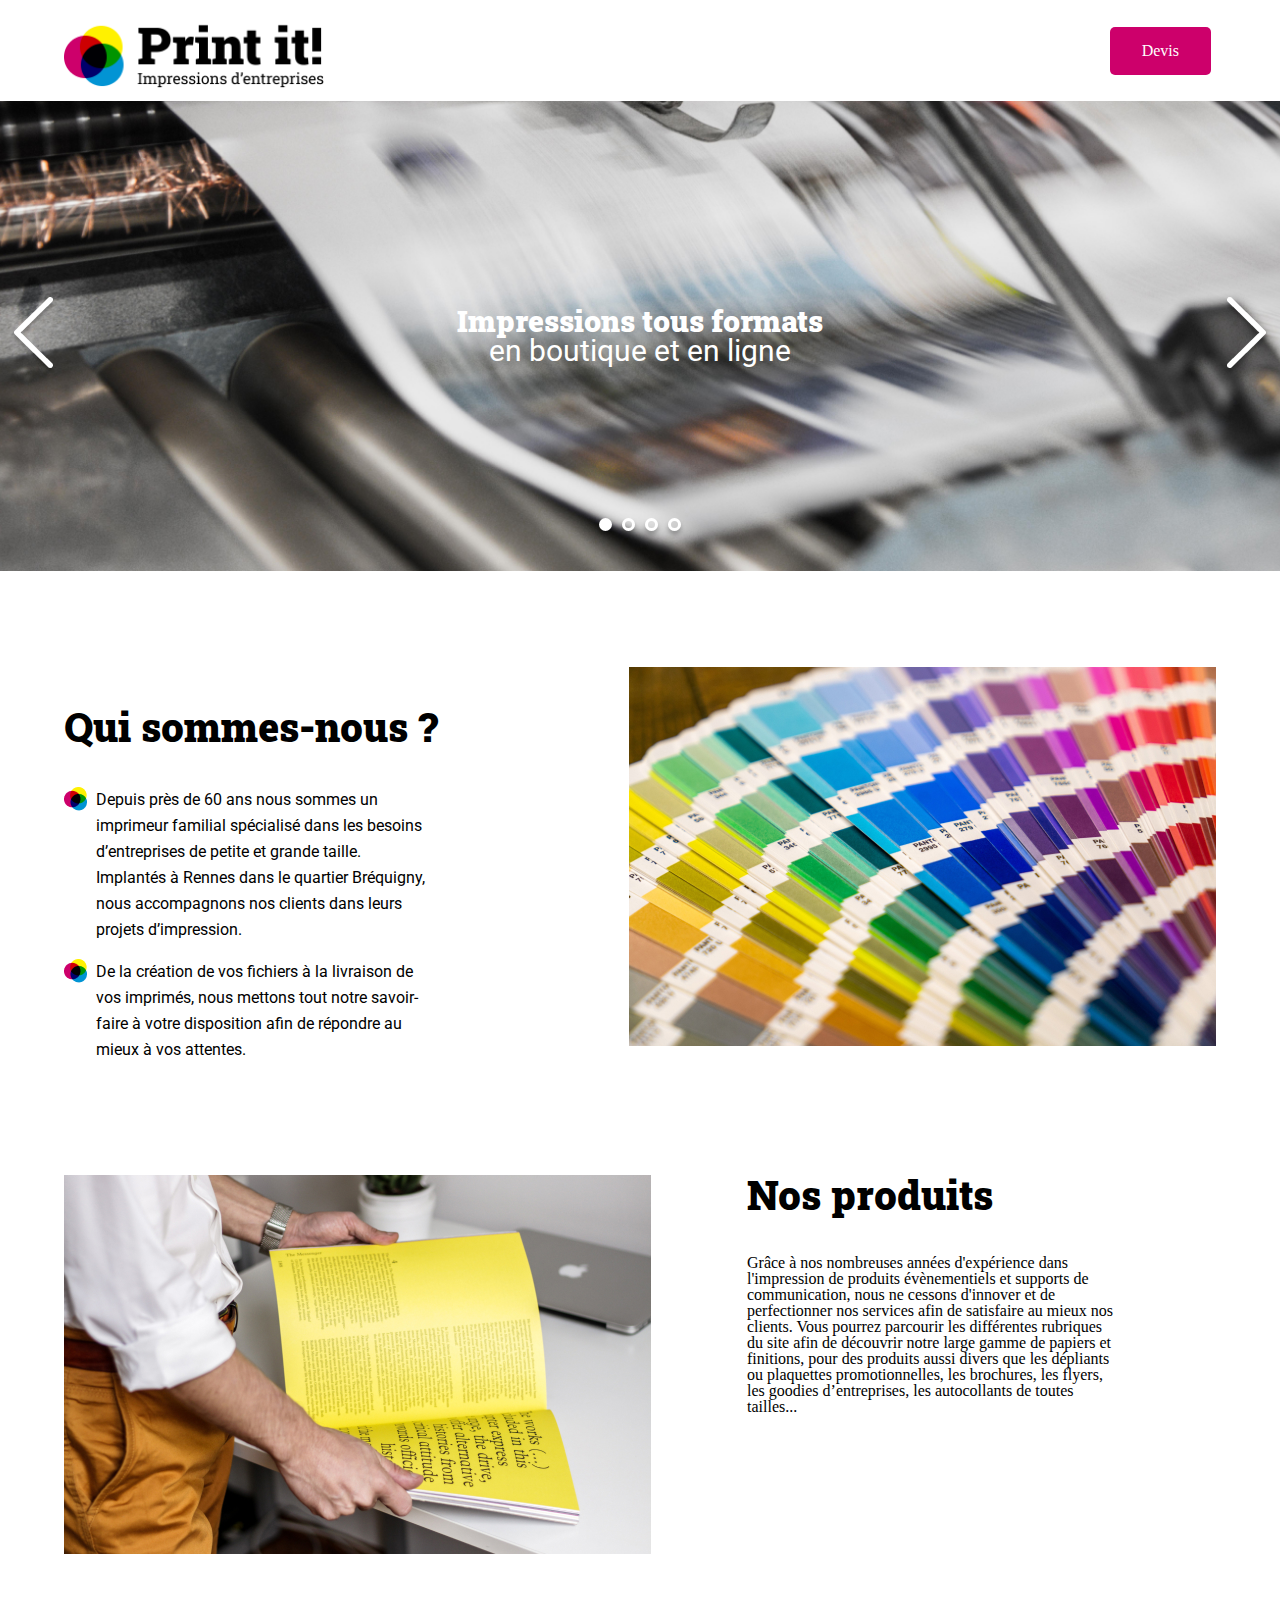
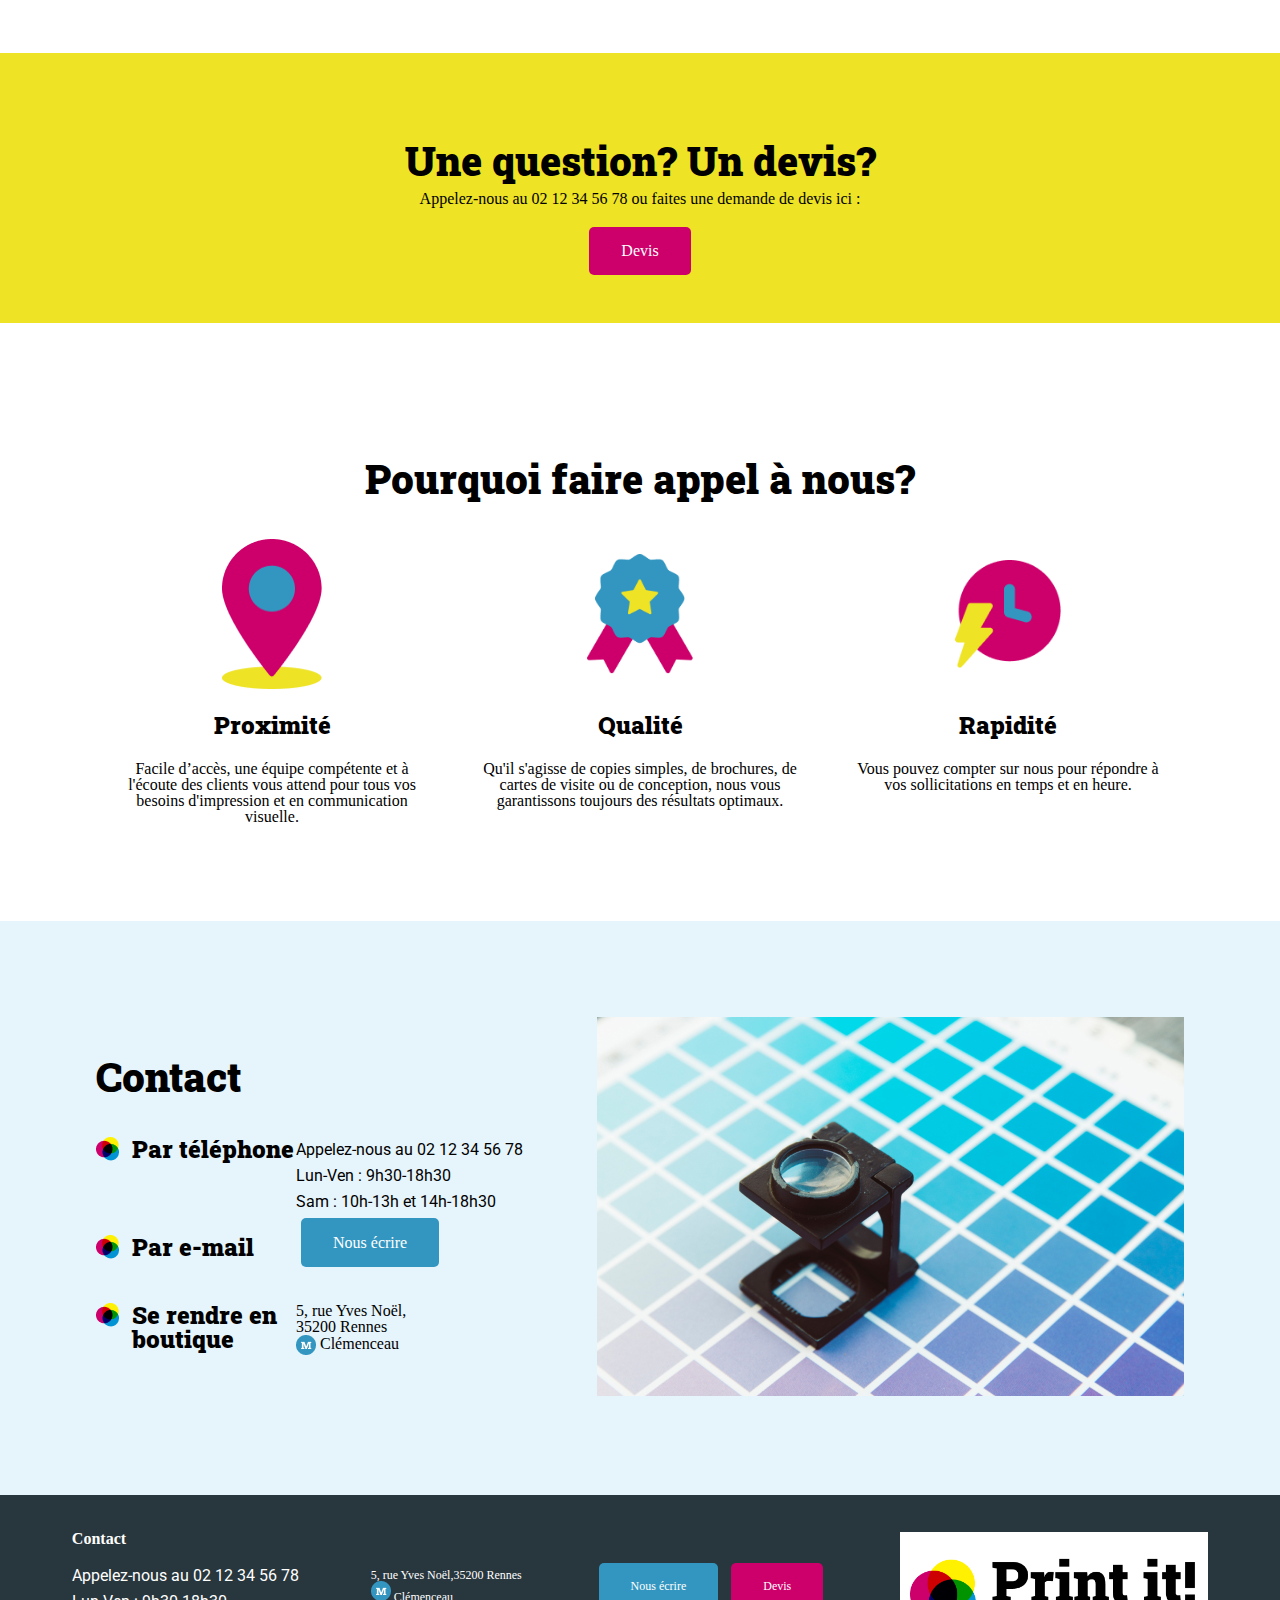
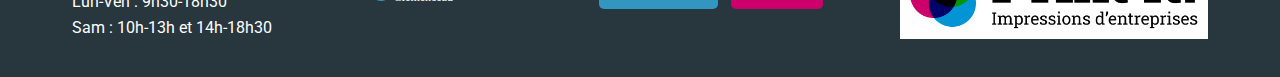
<file: index.html>
<!DOCTYPE html>
<html lang="fr">
<head>
	<meta charset="UTF-8">
	<meta name="viewport" content="width=device-width, initial-scale=1.0">
	<title>Print it ! - Impressions d'entreprise</title>
	<link rel="stylesheet" href="./assets/style.css">
	<link rel="preconnect" href="https://fonts.googleapis.com">
	<link rel="preconnect" href="https://fonts.gstatic.com" crossorigin>
	<link href="https://fonts.googleapis.com/css2?family=Roboto:wght@400;700&family=Roboto+Slab:wght@400;900&display=swap" rel="stylesheet">
</head>
<body>
<header class="container">
	<h1>
		<img class="logo" src="./assets/images/logo.png" alt="Print it ! Impressions d'entreprises" >
	</h1>
	<a class="btn devis" href="mailto:contact@print-it.tld">Devis</a>
</header>
<main>
	<div id="banner">
		<img class="banner-img" src="./assets/images/slideshow/slide1.jpg" alt="Banner Print-it">
		<img class="arrowleft" src="./assets/images/arrow_left.png" alt="left arrow">
		<img class="arrowright" src="./assets/images/arrow_right.png" alt="right arrow">
		<h1 id="titre">Impressions tous formats <span id="sstitre">en boutique et en ligne</span></h1>
		<div class="dots">
		</div>
	</div>
	<section id="about-us" class="container">
		<div>
			<h2>Qui sommes-nous ?</h2>
			<ul>
				<li>Depuis près de 60 ans nous sommes un imprimeur familial spécialisé dans les besoins d’entreprises de petite et grande taille. Implantés à Rennes dans le quartier Bréquigny, nous accompagnons nos clients dans leurs projets d’impression.</li>
				<li>De la création de vos fichiers à la livraison de vos imprimés, nous mettons tout notre savoir-faire à votre disposition afin de répondre au mieux à vos attentes.</li>
			</ul>
		</div>
		<aside>
			<img src="./assets/images/colors.jpg" alt="palette multicolore">
		</aside>
	</section>
	<section id="products" class="container">
		<div>
			<h2>Nos produits</h2>
			<p>Grâce à nos nombreuses années d'expérience dans l'impression de produits évènementiels et supports de communication, nous ne cessons d'innover et de perfectionner nos services afin de satisfaire au mieux nos clients. Vous pourrez parcourir les différentes rubriques du site afin de découvrir notre large gamme de papiers et finitions, pour des produits aussi divers que les dépliants ou plaquettes promotionnelles, les brochures, les flyers, les goodies d’entreprises, les autocollants de toutes tailles... </p>
		</div>
		<aside>
			<img src="./assets/images/yellow-book.jpg" alt="Imprimeur avec un livre jaune dans les mains">
		</aside>

	</section>
	<section id="question" class="bg-yellow">
		<h2>Une question? Un devis?</h2>
		<p>Appelez-nous au 02 12 34 56 78 ou faites une demande de devis ici :</p>
		<a href="mailto:contact@print-it.tld" class="btn devis">Devis</a>
	</section>
	<section id="why-us" class="container">
		<h2>Pourquoi faire appel à nous?</h2>
		<div>
			<article>
				<img src="./assets/images/proximity-icon.png" alt="Icone Proximité">
				<h3>Proximité</h3>
				<p>Facile d’accès, une équipe compétente et à l'écoute des clients vous attend pour tous vos besoins d'impression et en communication visuelle.</p>
			</article>
			<article>
				<img src="./assets/images/quality-icon.png" alt="Icone Qualité">
				<h3>Qualité</h3>
				<p>Qu'il s'agisse de copies simples, de brochures, de cartes de visite ou de conception, nous vous garantissons toujours des résultats optimaux.</p>
			</article>
			<article>
				<img src="./assets/images/speedy-icon.png" alt="Rapidité Qualité">
				<h3>Rapidité</h3>
				<p>Vous pouvez compter sur nous pour répondre à vos sollicitations en temps et en heure.</p>
			</article>
		</div>
	</section>
	<section id="contact" class="bg-lightblue">
		<div class="container">
			<div>
				<h2>Contact</h2>
				<div>
					<h3>Par téléphone</h3>
					<ul>
						<li>Appelez-nous au 02 12 34 56 78</li>
						<li>Lun-Ven : 9h30-18h30</li>
						<li>Sam : 10h-13h et 14h-18h30</li>
					</ul>
				</div>
				<div>
					<h3>Par e-mail</h3>
					<p>
						<a href="mailto:contact@print-it.tld" class="btn">Nous écrire</a>
					</p>
				</div>
				<div>
					<h3>Se rendre en boutique</h3>
					<p>5, rue Yves Noël,<br>
						35200 Rennes<br>
						<img class="inline-icon" src="./assets/images/metro.png" alt="metro"/> Clémenceau</p>
				</div>
			</div>
			<div>
				<img src="./assets/images/magnifying-glass.jpg" alt="Loupe avec palette bleue">
			</div>

		</div>
	</section>
</main>
<footer>
	<div>
		<p class="footer-contact">Contact</p>
		<ul>
			<li>Appelez-nous au 02 12 34 56 78</li>
			<li>Lun-Ven : 9h30-18h30</li>
			<li>Sam : 10h-13h et 14h-18h30</li>
		</ul>
	</div>
	<div>
		<p>5, rue Yves Noël,35200 Rennes<br>
			<img src="./assets/images/metro.png" alt="metro"/> Clémenceau</p>
	</div>
	<div>
		<a href="mailto:contact@print-it.tld" class="btn">Nous écrire</a>
		<a href="mailto:contact@print-it.tld?subject=Demande&nbsp;de&nbsp;devis" class="btn devis">Devis</a>
	</div>
	<div>
		<img class="footer-logo" src="./assets/images/logo.png" alt="Print it ! Impressions d'entreprises" >
	</div>
</footer>
<script src="./assets/script.js"></script>
</body>
</html>
</file>
<file: assets/style.css>
/* variables declaration */
:root {
	--primary-color: #3396C0;
	--secondary-color: #CD006B;
	--third-color: #EEE325;
}

/* Reset CSS */
* {
	-webkit-box-sizing: border-box;
	-moz-box-sizing: border-box;
	box-sizing: border-box;
}
html, body, div, span, applet, object, iframe,
h1, h2, h3, h4, h5, h6, p, blockquote, pre,
a, abbr, acronym, address, big, cite, code,
del, dfn, em, img, ins, kbd, q, s, samp,
small, strike, strong, sub, sup, tt, var,
b, u, i, center,
dl, dt, dd, ol, ul, li,
fieldset, form, label, legend,
table, caption, tbody, tfoot, thead, tr, th, td,
article, aside, canvas, details, embed,
figure, figcaption, footer, header, hgroup,
menu, nav, output, ruby, section, summary,
time, mark, audio, video {
	margin: 0;
	padding: 0;
	border: 0;
	font: inherit;
	font-size: 100%;
	vertical-align: baseline;
}
/* HTML5 display-role reset for older browsers */
article, aside, details, figcaption, figure,
footer, header, hgroup, menu, nav, section {
	display: block;
}
body {
	line-height: 1;
}
ol, ul {
	list-style: none;
}
blockquote, q {
	quotes: none;
}
blockquote:before, blockquote:after,
q:before, q:after {
	content: none;
}
table {
	border-collapse: collapse;
	border-spacing: 0;
}
body {

}
section {
	margin-block: 6em;
}
h2 {
	font-family: 'Roboto Slab', sans-serif;
	font-size: 40px;
	font-weight: 900;
	margin-block: 1em;
}
h3{
	font-family: 'Roboto Slab', sans-serif;
	font-size: 24px;
	font-weight: 900;
	margin-block: 1em;
}

li {
	font-family: Roboto, sans-serif;
	font-size: 16px;
	line-height: 26px;
}

#titre{
font-family: 'Roboto Slab', sans-serif;
font-size: 30px;
font-weight: 900;
color: white;
display: flex;
flex-direction: column;
align-items: center;
}

#sstitre{
font-family: Roboto, sans-serif;
font-size: 10px;
font-weight: 100;
color: white;
}

.container {
	max-width: 1440px;
	margin-inline:auto;
	padding-inline: 5%;
}
header {
	display: flex;
	justify-content: space-between;
	align-items: center;
}
.logo{
	width: 260px;
	margin-block: 10px;
}

.btn {
	background-color: var(--primary-color) ;
	padding: 16px 32px;
	margin-inline:5px;
	border-radius: 5px;
	color: white;
	text-decoration: none;
}
.devis {
	background-color: var(--secondary-color);
}

#banner {
	display: flex;
	flex-direction: column;
	align-items: center;
	justify-content: center;
	width: 100%;
	min-height: 470px;
	position: relative;
}
.banner-img {
	position: absolute;
	width: 100%;
	height: 100%;
	z-index: -1;
	object-fit: cover;
	object-position: center;
}
/* Code CSS en prévision de l'ajout d'un carousel pour la bannière */
/* Gestion des fleches du carrousel */
#banner .arrow {
	position: relative;
}
#banner .arrowleft {
	left: 10px;
	position:absolute;
}
#banner .arrowright {
	right: 10px;
	position:absolute;
}
/* Gestion des points du carrousel */
.dots {
	position: absolute;
	bottom: 40px;
	display: flex;
}
.dot {
	margin-inline: 5px;
	width: 13px;
	height: 13px;
	background-color: #ffffff00;
	border: 3px solid #fff;
	border-radius: 100%;
	box-shadow: 0 4px 4px rgba(0, 0, 0, 0.25);
}
.dot_selected {
	background-color: #fff;
}
/* Fin du code CSS pour le carousel */
#banner p {
	font-family: 'Roboto Slab', sans-serif;
	font-weight: 900;
	font-size: 50px;
	line-height: 66px;
	color: white;
	text-shadow: 0 4px 4px rgba(0, 0, 0, 0.25);
	text-align: center;
}
#banner span {
	display: block;
	font-weight: 400;
	font-size: 30px;
}
#about-us {
	display: flex;
}
#about-us article, #about-us aside {
	flex:1;
}
#about-us li {
	background: url("./images/tricolor-icon.png") no-repeat left top;
	font-size: 16px;
	line-height: 26px;
	padding-left:2em;
	width: 65%;
	margin-bottom: 1em;

}

#products {
	display: flex;
	align-items: flex-start;
	flex-direction: row-reverse;
}
#products div, #products aside {
	flex:1;
}
#products div {
	padding: 0 6em;
}
#products h2 {
	margin-top: 0;
}
.bg-yellow {
	background-color: var(--third-color);
}
#question {
	display: flex;
	flex-direction: column;
	align-items: center;
	padding-block: 3em;
}
#question h2 {
	margin-bottom: 10px;
}
#question p {
	margin-bottom: 20px;
}

#why-us {
	display: flex;
	flex-direction: column;
	text-align: center;
}
#why-us > div{
	display: flex;
	justify-content: space-evenly;
}
#why-us article {
	max-width: 320px;
	display: flex;
	flex-direction: column;
}
#why-us img {
	width: 33%;
	height: 150px;
	text-align: center;
	margin-inline: auto;
	margin-block: 0;
	object-fit: contain;
}

.bg-lightblue{
	background-color: #E6F4FB;
}
#contact {
	margin-bottom: 0;
}
#contact article, #contact div {
	flex:1;
}


#contact .container {
	flex-direction: row;
	display: flex;
	padding: 6em ;
}

#contact .container > div > div {
	display: flex;
	padding-bottom: 20px;
}

#contact h3 {
	margin-top: 0;
	background: url("./images/tricolor-icon.png") no-repeat left top;
	padding-left:1.5em;
	width: 200px;
}
.inline-icon {
	vertical-align: middle;
}
footer {
	background-color: #28363D;
	color: white;
	display: flex;
	padding-block: 3em;
	justify-content: space-evenly;
	font-size: 12px;
	align-items: center;
}
footer div {

	position: relative;
}
.footer-logo {
	background-color: white;
	max-width: 308px;
	padding: 10px;
}
.footer-contact {
	margin-bottom: 1em;
	font-weight: 700;
	font-size: 16px;

}

@media all and (max-width: 1250px) {
	#contact > article {
		flex: 2;
	}
}
</file>
